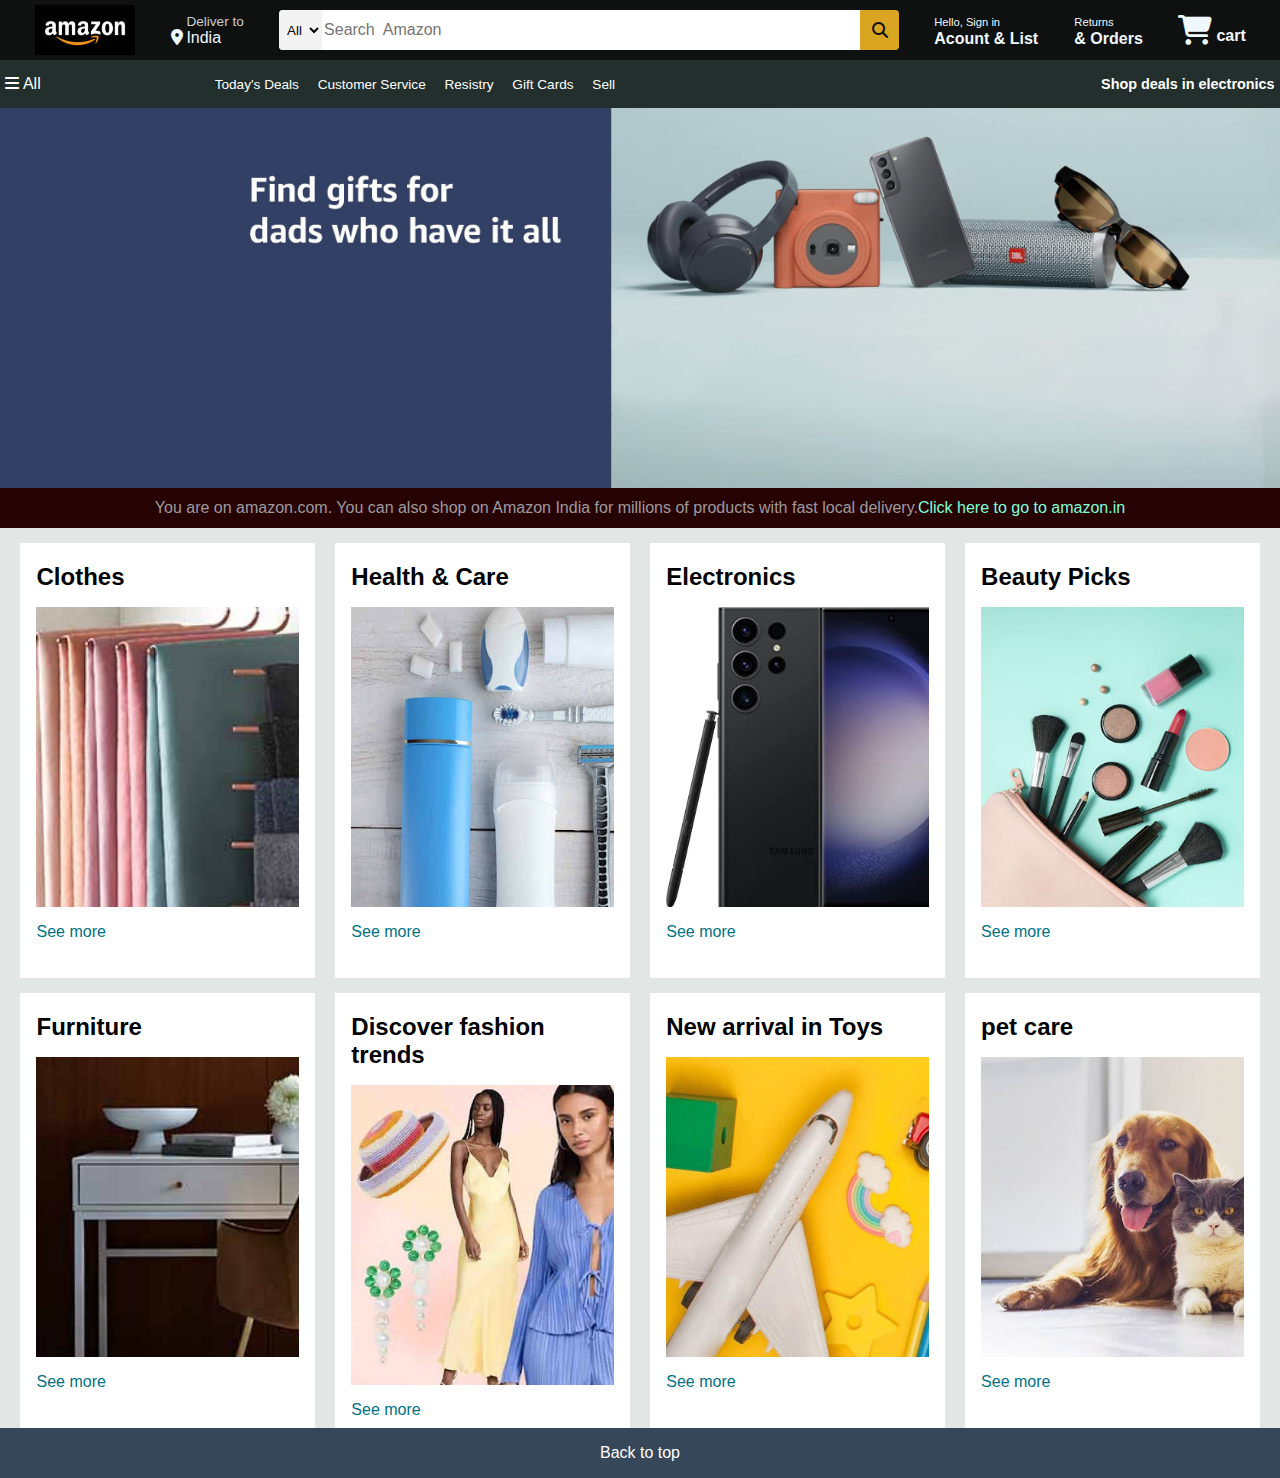
<file: index.html>
<!DOCTYPE html>
<html lang="en">
<head>
    <meta charset="UTF-8">
    <meta name="viewport" content="width=device-width, initial-scale=1.0">
    <title>amazon clone</title>
    <link rel="stylesheet" href="https://cdnjs.cloudflare.com/ajax/libs/font-awesome/6.7.2/css/all.min.css" integrity="sha512-Evv84Mr4kqVGRNSgIGL/F/aIDqQb7xQ2vcrdIwxfjThSH8CSR7PBEakCr51Ck+w+/U6swU2Im1vVX0SVk9ABhg==" crossorigin="anonymous" referrerpolicy="no-referrer" />
    <link rel="stylesheet" href="style.css">
</head>
<body>
    <header>
<!-- box first -->
        <div class="navbar">
            <div class="navlogo border ">

                <div class="logo "> </div>
            </div>

                <!-- box second-->
                       <div class="nav-address border">

                        <p class="add-first"> Deliver to</p>
                        <div class="add-icon">

                            <i class="fa-solid fa-location-dot"></i>
                            <p class="add-second">India</p>
                   </div>
                      
            </div>

            <!-- box third -->
            <div class="nav-search">
             <select   class="Search-select">
                         <option> All </option>
            </select>
            <input placeholder="Search  Amazon"   class="search-input">
            <div class="search-icon">
            <i class="fa-solid fa-magnifying-glass"></i>


            </div>

            </div>
<!-- box four -->

            <div class="nav-signin  border">
                <p><span>Hello, Sign in</span></p>
                    <p class="nav-second"> Acount & List</p>


            </div>
            <div class="nav-return  border" >
                <p><span>Returns</span></p>
                    <p class="nav-second">  & Orders</p>


            </div>

<!-- box five -->
 <div class="nav-cart">


<i class="fa-solid fa-cart-shopping"></i>
cart
 </div>
</div>


<div class="panel">

    <div class="panel-all">

<i class="fa-solid fa-bars"></i>

All
 </div>

 <div class="panel-ops">

    <p> Today's Deals</p>
    <p> Customer Service</p>   
    <p> Resistry</p>  
    <p> Gift Cards</p>
    <p> Sell</p>
 </div>
     
               <div class="panel-deal"> 

            Shop deals in electronics


          </div>
</div>
         

    </header>
    <div class="hero-section"></div>

    <div class="hero-message">
        You are on amazon.com. You can also shop on Amazon India for millions of products with fast local delivery.   <a> Click here to go to amazon.in </a>
    </div>
       

    <div class="shop-section">

        <div class="box-1 box" >
            
           <div class="box-content">
            
            <h2>
                Clothes</h2>
                <div class="box-img"  style="background-image: url('box\ 1.jpg');"></div>
                <p>See more</p>
           </div>

  


        </div>
        <div class="box-2 box">
            <div class="box-content">
            
                <h2>
                    Health & Care</h2>
                    <div class="box-img"  style="background-image: url('box\ 2.jpg');"></div>
                    <p>See more</p>
               </div>


        </div>
        <div class="box-3 box">
            <div class="box-content">
            
                <h2>
                    Electronics</h2>
                    <div class="box-img"  style="background-image: url('box\ 3.jpg');"></div>
                    <p>See more</p>
               </div>
        </div>
        
        <div class="box-4 box"><div class="box-content">
            
            <h2>
            Beauty Picks </h2>
                <div class="box-img"  style="background-image: url('box\ 4.jpg');"></div>
                <p>See more</p>
           </div>
        </div>
        <div class="box-5 box" >
            
            <div class="box-content">
             
             <h2>Furniture

                 </h2>
                 <div class="box-img"  style="background-image: url('box\ 5.jpg');"></div>
                 <p>See more</p>
            </div>
 
   
 
 
         </div>
         <div class="box-6 box">
             <div class="box-content">
             
                 <h2> Discover fashion trends
                     </h2>
                     <div class="box-img"  style="background-image: url('box\ 6.jpg');"></div>
                     <p>See more</p>
                </div>
 
 
         </div>
         <div class="box-7 box">
             <div class="box-content">
             
                 <h2>
                    New arrival in Toys</h2>
                     <div class="box-img"  style="background-image: url('box\ 7.jpg');"></div>
                     <p>See more</p>
                </div>
         </div>
         
         <div class="box-8 box"><div class="box-content">
             
             <h2>
                 pet care</h2>
                 <div class="box-img"  style="background-image: url('box\ 8.jpg');"></div>
                 <p>See more</p>
            </div>
         </div>
    </div>

    <footer>

       <div class="foot-panel1">

        Back to top
       </div>
 
    </footer>


</body>

</html>
</file>
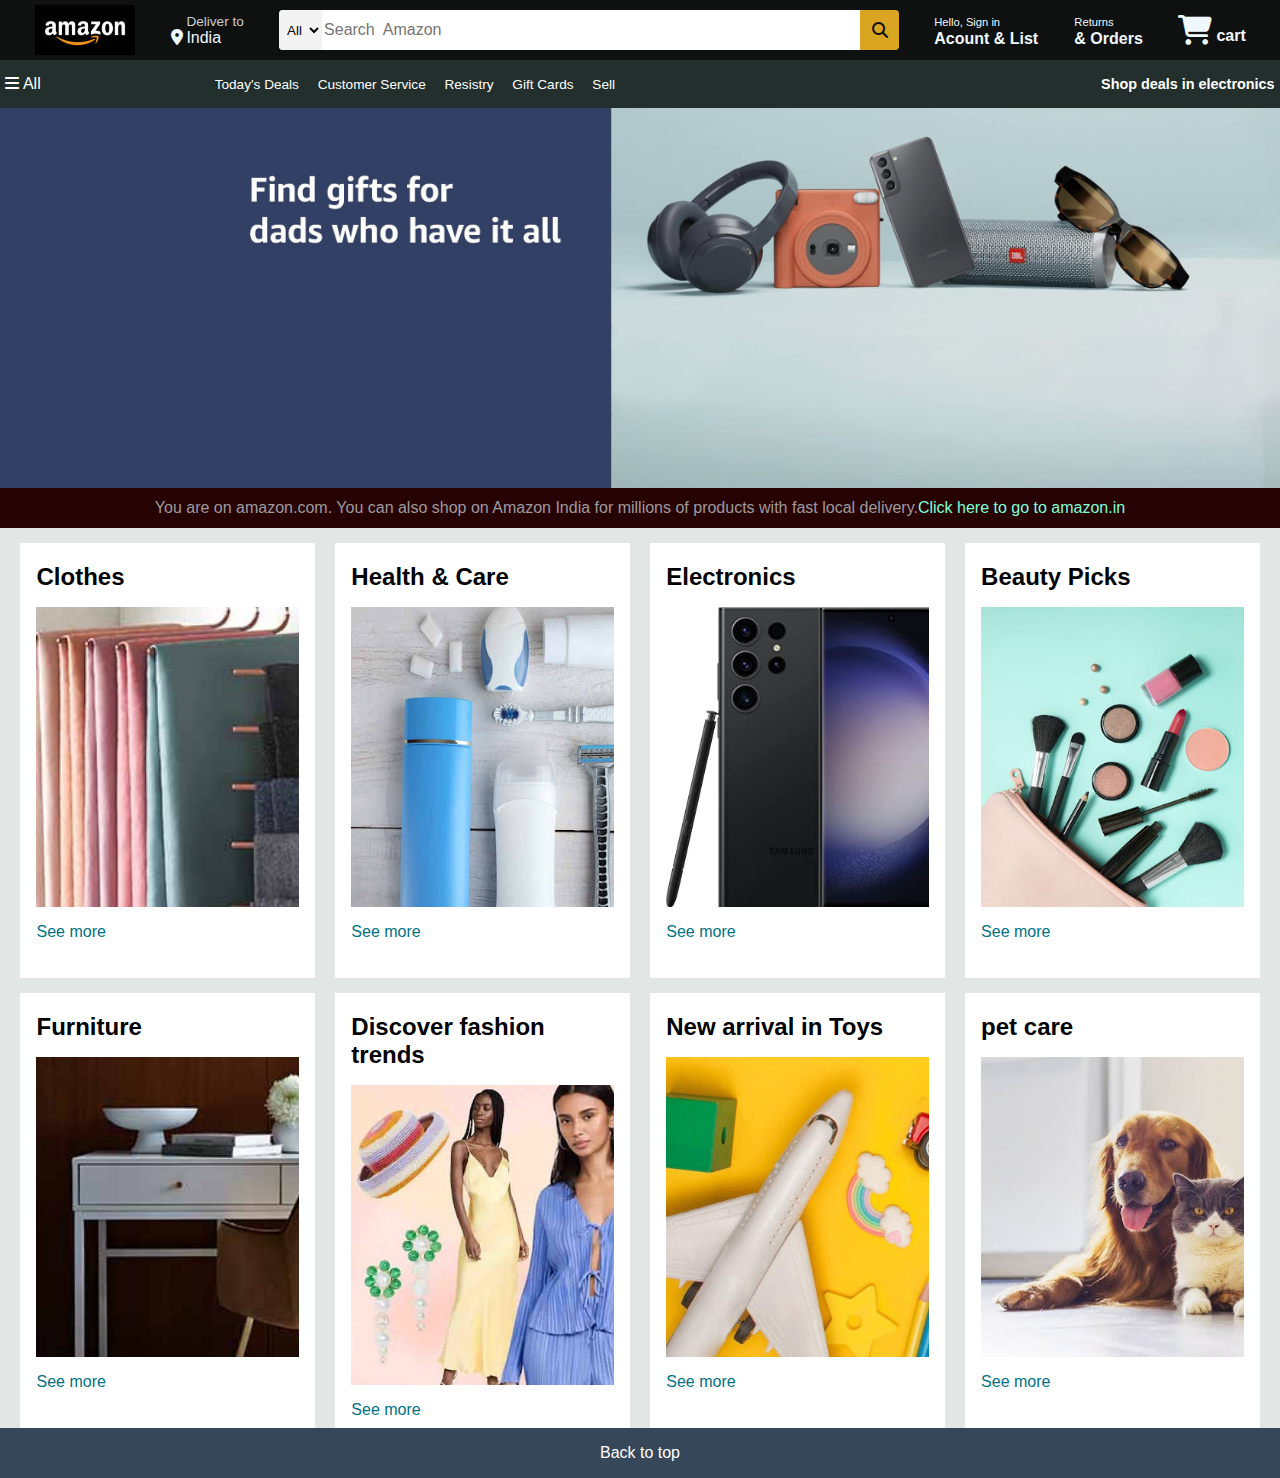
<file: my.html>
<!DOCTYPE html>
<html lang="en">
<head>
    <meta charset="UTF-8">
    <meta name="viewport" content="width=device-width, initial-scale=1.0">
    <title>amazon clone</title>
    <link rel="stylesheet" href="https://cdnjs.cloudflare.com/ajax/libs/font-awesome/6.7.2/css/all.min.css" integrity="sha512-Evv84Mr4kqVGRNSgIGL/F/aIDqQb7xQ2vcrdIwxfjThSH8CSR7PBEakCr51Ck+w+/U6swU2Im1vVX0SVk9ABhg==" crossorigin="anonymous" referrerpolicy="no-referrer" />
    <link rel="stylesheet" href="style.css">
</head>
<body>
    <header>
<!-- box first -->
        <div class="navbar">
            <div class="navlogo border ">

                <div class="logo "> </div>
            </div>

                <!-- box second-->
                       <div class="nav-address border">

                        <p class="add-first"> Deliver to</p>
                        <div class="add-icon">

                            <i class="fa-solid fa-location-dot"></i>
                            <p class="add-second">India</p>
                   </div>
                      
            </div>

            <!-- box third -->
            <div class="nav-search">
             <select   class="Search-select">
                         <option> All </option>
            </select>
            <input placeholder="Search  Amazon"   class="search-input">
            <div class="search-icon">
            <i class="fa-solid fa-magnifying-glass"></i>


            </div>

            </div>
<!-- box four -->

            <div class="nav-signin  border">
                <p><span>Hello, Sign in</span></p>
                    <p class="nav-second"> Acount & List</p>


            </div>
            <div class="nav-return  border" >
                <p><span>Returns</span></p>
                    <p class="nav-second">  & Orders</p>


            </div>

<!-- box five -->
 <div class="nav-cart">


<i class="fa-solid fa-cart-shopping"></i>
cart
 </div>
</div>


<div class="panel">

    <div class="panel-all">

<i class="fa-solid fa-bars"></i>

All
 </div>

 <div class="panel-ops">

    <p> Today's Deals</p>
    <p> Customer Service</p>   
    <p> Resistry</p>  
    <p> Gift Cards</p>
    <p> Sell</p>
 </div>
     
               <div class="panel-deal"> 

            Shop deals in electronics


          </div>
</div>
         

    </header>
    <div class="hero-section"></div>

    <div class="hero-message">
        You are on amazon.com. You can also shop on Amazon India for millions of products with fast local delivery.   <a> Click here to go to amazon.in </a>
    </div>
       

    <div class="shop-section">

        <div class="box-1 box" >
            
           <div class="box-content">
            
            <h2>
                Clothes</h2>
                <div class="box-img"  style="background-image: url('box\ 1.jpg');"></div>
                <p>See more</p>
           </div>

  


        </div>
        <div class="box-2 box">
            <div class="box-content">
            
                <h2>
                    Health & Care</h2>
                    <div class="box-img"  style="background-image: url('box\ 2.jpg');"></div>
                    <p>See more</p>
               </div>


        </div>
        <div class="box-3 box">
            <div class="box-content">
            
                <h2>
                    Electronics</h2>
                    <div class="box-img"  style="background-image: url('box\ 3.jpg');"></div>
                    <p>See more</p>
               </div>
        </div>
        
        <div class="box-4 box"><div class="box-content">
            
            <h2>
            Beauty Picks </h2>
                <div class="box-img"  style="background-image: url('box\ 4.jpg');"></div>
                <p>See more</p>
           </div>
        </div>
        <div class="box-5 box" >
            
            <div class="box-content">
             
             <h2>Furniture

                 </h2>
                 <div class="box-img"  style="background-image: url('box\ 5.jpg');"></div>
                 <p>See more</p>
            </div>
 
   
 
 
         </div>
         <div class="box-6 box">
             <div class="box-content">
             
                 <h2> Discover fashion trends
                     </h2>
                     <div class="box-img"  style="background-image: url('box\ 6.jpg');"></div>
                     <p>See more</p>
                </div>
 
 
         </div>
         <div class="box-7 box">
             <div class="box-content">
             
                 <h2>
                    New arrival in Toys</h2>
                     <div class="box-img"  style="background-image: url('box\ 7.jpg');"></div>
                     <p>See more</p>
                </div>
         </div>
         
         <div class="box-8 box"><div class="box-content">
             
             <h2>
                 pet care</h2>
                 <div class="box-img"  style="background-image: url('box\ 8.jpg');"></div>
                 <p>See more</p>
            </div>
         </div>
    </div>

    <footer>

       <div class="foot-panel1">

        Back to top
       </div>
 
    </footer>


</body>

</html>
</file>
<file: style.css>
*{
    margin: 0;
    font-family: Arial;
    border: border box;

}

.navbar{

    height: 60px;
    justify-content: space-evenly;


    background-color: #0f1111;
    color: aliceblue;
    display: flex;
    align-items: center;
    
}

.nav-logo{

    height: 50px;
    width: 100px;


}
/* box first */
.logo{
    background-image: url("amazon logo.jpg");
    background-size: cover;
height: 50px;
width: 100px;


}

.border{
          border: 1px solid transparent;


}

.border:hover{


    border: 1px solid white;

}


/* box second  */

.add-first{

    color: #cccccc;
    font-size: 0.85rem;
    margin-left: 15px;

}

.add-second{

    font-size: 1rem;
    margin-left: 3px;
}

.add-icon{

    display: flex;
    text-align: center;
}
/* box third */

.nav-search{
    
    display: flex;
    justify-content: space-evenly;
    background-color: goldenrod;
    width: 620px;
    height: 40px;
    border-radius: 4px;
}

.Search-select{
    background-color: #f3f3f3;
    width: 50px;
    text-align: center;
    border-top-left-radius: 4px;
    border-bottom-left-radius: 4px ;
    border: none;
}


.search-input{

    width: 100%;
    font-size: 1rem;
    border: none;
}

.search-icon{
         
      width: 45px;
      display: flex;
      justify-content: center;
      align-items: center;
      font-size: medium1.2rem;
      border-top-right-radius: 4px;
      border-bottom-right-radius: 4px;
      color: #0f1111;


}

.nav-search :hover{

    border: 3px solid rgb(189, 124, 11);
}
/* box 4 */

span{

font-size: 0.7rem;
}

.nav-second{

   font-size: 0.78;    
   font-weight: 700;

}

/* box 5 */

.nav-cart i  {

font-size: 30px;

}

.nav-cart{

    font-size: 0.85;
    font-weight: 700;
}

/* panels */

.panel{

    height: 48px;
    background-color: #222f2d;
    display: flex;
    color: white;
    align-items: center;
    justify-content: space-evenly;
}

.panel-all{

    margin-right: 12%;
}

.panel-ops p{

display: inline;
margin-left: 15px;



}

 .panel-ops{

    width: 70%;
    font-size: 0.85rem;
}

.panel-deal{

    font-size: 0.9rem;
    font-weight: 700;

}

/* hero image  */
.hero-section{

    background-image: url("hera_image.jpg");
    background-size: cover;
    height: 380px
    

}
/* hero message  */

.hero-message{

    background-color:rgb(39, 2, 2);
    color: rgb(159, 154, 159);
    height: 40px;
    display: flex;
    align-items: center;
    justify-content: center;
    
}
.hero-message
a{
    color: aquamarine;
}

/* shop sec */

.shop-section{

    display: flex;
    flex-wrap: wrap;
    justify-content: space-evenly;
    background-color: #e2e7e6;

}

.box{

    /* border: 2px solid black; */
    height: 400px;
    width: 23%;
     background-color: white;
     padding: 20px 0px 15px;
     margin-top: 15px;
    
    }

    .box-img{

        height: 300px;
        background-size: cover;
        margin-top: 1rem;
        margin-bottom: 1rem;
    }
    .box-content{

margin-left: 1rem;
margin-right: 1rem;

    }

    .box-content p{
        color: #007185;

    }

    /* footer  */

    .foot-panel1{

        background-color: #37475a;
        color: white;
        height: 50px;
        display: flex;
        justify-content: center;
        align-items: center;
        font-size: 0.85;


    }
</file>
